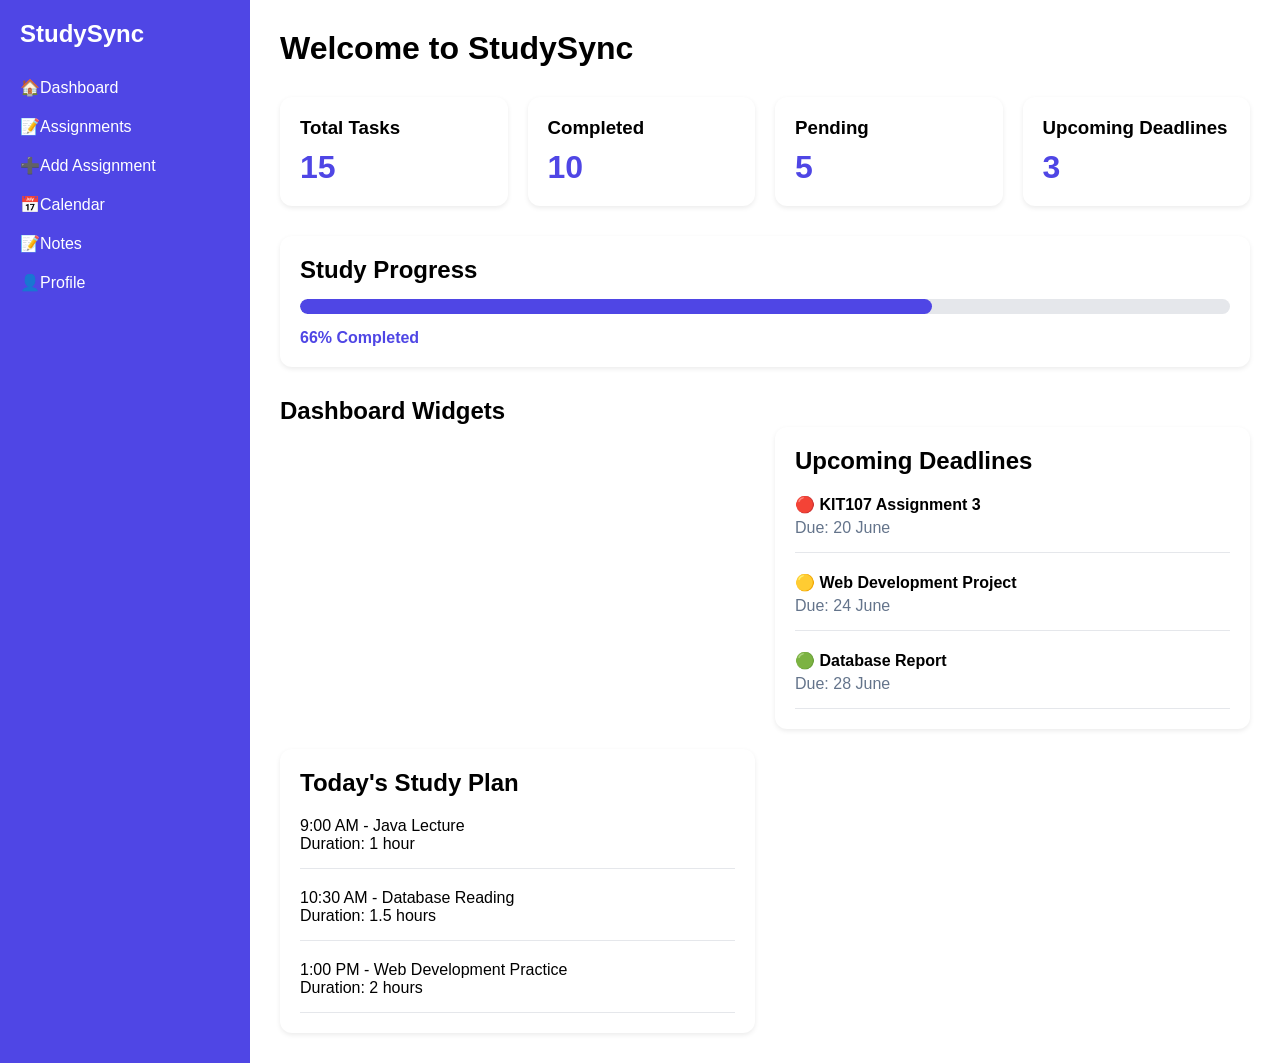
<file: index.html>
<!DOCTYPE html>
<html lang="en">
<head>
    <meta charset="UTF-8">
    <meta name="viewport" content="width=device-width, initial-scale=1.0">
    <title>StudySync</title>
    <link rel="stylesheet" href="style.css">
</head>
<body>
    <div class="container">
        <aside class ="sidebar">
            <h2>StudySync</h2>
            <nav>
                <ul>
                    <li><a href="index.html">🏠Dashboard</a></li>
                    <li><a href="assignments.html">📝Assignments</a></li>
                    <li><a href="add_assignment.html">➕Add Assignment</a></li>
                    <li><a href="calendar.html">📅Calendar</a></li>
                    <li><a href="notes.html">📝Notes</a></li>
                    <li><a href="profile.html">👤Profile</a></li>


                </ul>
            </nav>
        </aside>
        <main class="main-content">
            <h1>Welcome to StudySync</h1>
            <section class ="stats">
                <div class="card">
                    <h3>Total Tasks</h3>
                    <p>15</p>
                </div>
                <div class="card">
                    <h3>Completed</h3>
                    <p>10</p>
                </div>
                <div class="card">
                    <h3>Pending</h3>
                    <p>5</p>
                </div>
                <div class="card">
                    <h3>Upcoming Deadlines</h3>
                    <p>3</p>
                </div>
            </section>
            <section class ="progress-section">
                <h2>Study Progress</h2>
                <div class="progress-bar">
                    <div class="progress"></div>
                </div>
                <p>66% Completed</p>
            </section>
            <section class="dashboard-widgets">
                <h2>Dashboard Widgets</h2>
            
                <section class="deadline-card">

                    <h2>Upcoming Deadlines</h2>

                    <div class="deadline-item">
                        <h4>🔴 KIT107 Assignment 3</h4>
                        <p>Due: 20 June</p>
                    </div>

                    <div class="deadline-item">
                        <h4>🟡 Web Development Project</h4>
                        <p>Due: 24 June</p>
                    </div>

                    <div class="deadline-item">
                        <h4>🟢 Database Report</h4>
                        <p>Due: 28 June</p>
                    </div>

                </section>
                <section class="study-plan-card">
                    <h2>Today's Study Plan</h2>
                    <div class="study-item">
                        <p>9:00 AM - Java Lecture</p>
                        <p>Duration: 1 hour</p>
                    </div>
                    <div class="study-item">
                        <p>10:30 AM - Database Reading</p>
                        <p>Duration: 1.5 hours</p>
                    </div>
                    <div class="study-item">
                        <p>1:00 PM - Web Development Practice</p>
                        <p>Duration: 2 hours</p>
                    </div>
                </section>
            </section>
        </main>

    </div>
    
</body>
</html>
</file>
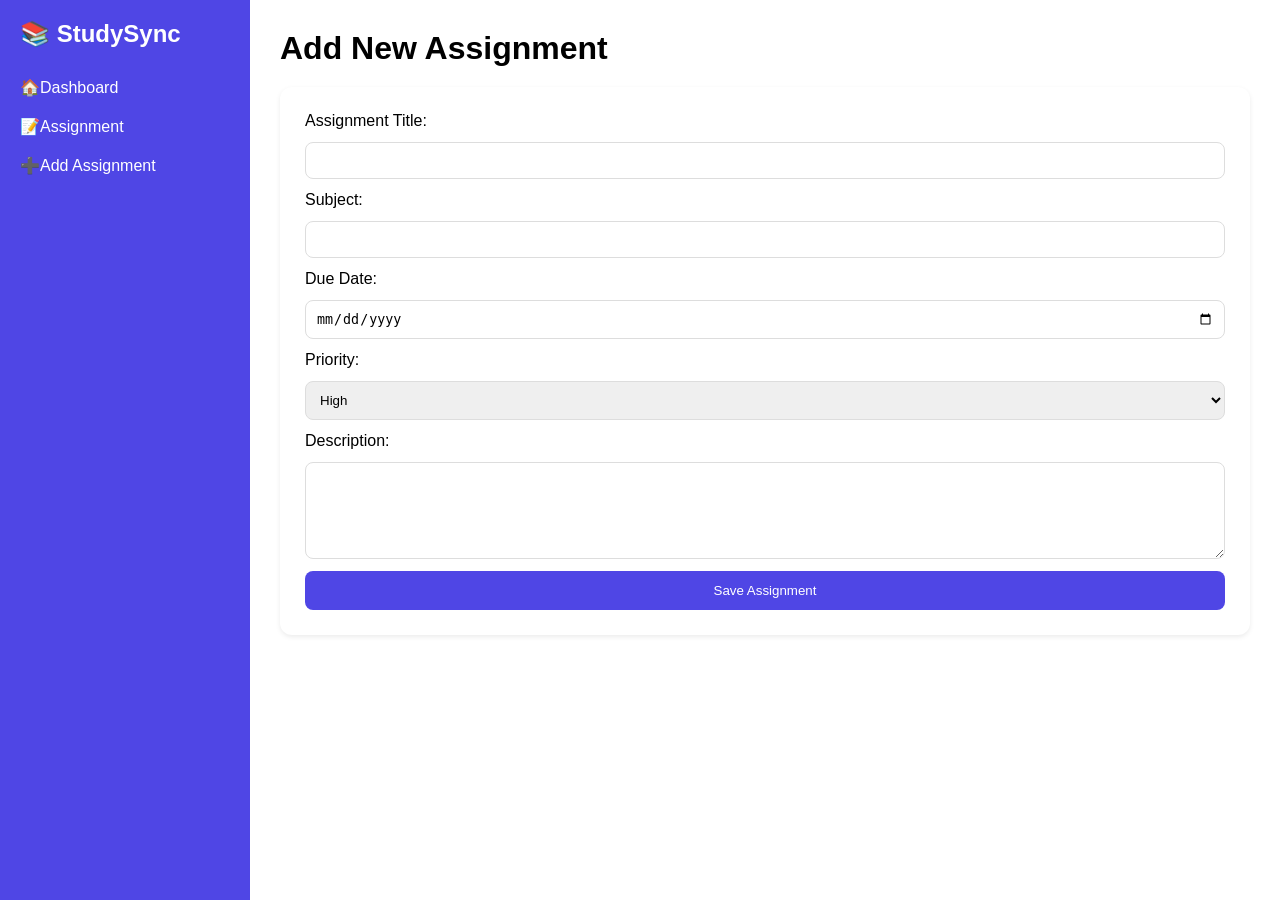
<file: add_assignment.html>
<!DOCTYPE html>
<html lang="en">
<head>
    <meta charset="UTF-8">
    <meta name="viewport" content="width=device-width, initial-scale=1.0">
    <title>Add Assignment - StudySync</title>
    <link rel="stylesheet" href="style.css">
</head>
<body>
    <div class="container">
        <aside class="sidebar">
    
            <h2>📚 StudySync</h2>
            <nav>
                <ul>
                    <li><a href="index.html">🏠Dashboard</a></li>
                    <li><a href="assignments.html">📝Assignment</a></li>
                    <li><a href="add_assignment.html">➕Add Assignment</a></li>
                </ul>
            </nav>
        </aside>
        <main class="main-content">
            <h1>Add New Assignment</h1>
            <form class="assignment-form" id="assignment-form">
                <label for ="title">Assignment Title:</label>
                <input type="text" id="title" required>

                <label for= "subject">Subject:</label>
                <input type="text" id="subject" required>

                <label for="due-date">Due Date:</label>
                <input type="date" id="due-date" required>

                <label for="priority">Priority:</label>
                <select id="priority" required>
                    <option value="high">High</option>
                    <option value="medium">Medium</option>
                    <option value="low">Low</option>
                </select>
                <label for="description">Description:</label>
                <textarea id="description"  rows="5" required></textarea>

                <button type="submit">Save Assignment</button>
            </form>
        </main>
    </div>
    <script src="script.js"></script>
</body>
</html>
</file>
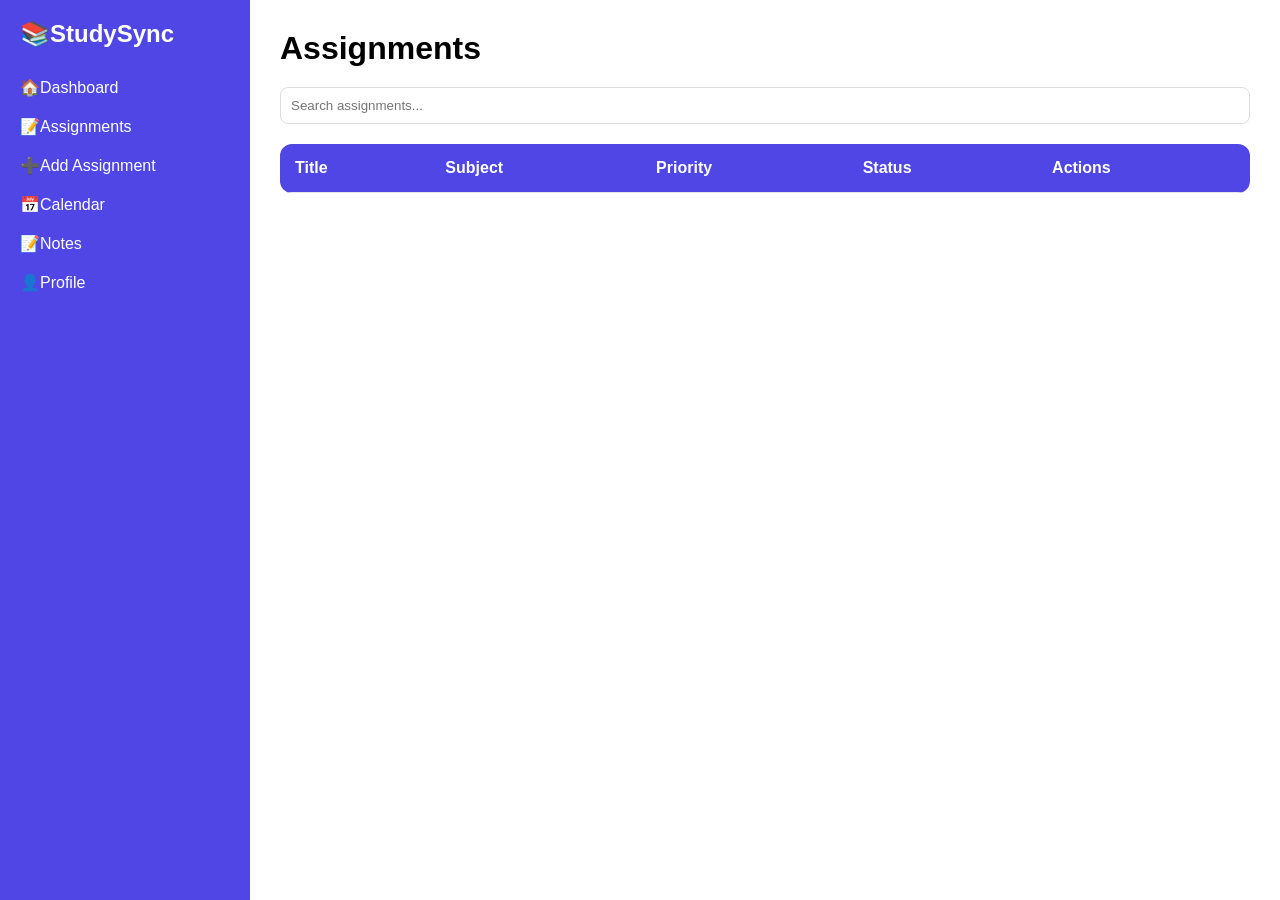
<file: assignments.html>
<!DOCTYPE html>
<html lang="en">
<head>
    <meta charset="UTF-8">
    <meta name="viewport" content="width=device-width, initial-scale=1.0">
    <title>Assignments - StudySync</title>
    <link rel="stylesheet" href="style.css">
</head>
<body>
    <div class="container">
        <aside class="sidebar">
            <h2>📚StudySync</h2>
            <nav>
                <ul>
                    <li><a href="index.html">🏠Dashboard</a></li>
                    <li><a href="assignments.html">📝Assignments</a></li>
                    <li><a href="add_assignment.html">➕Add Assignment</a></li>
                    <li><a href="calendar.html">📅Calendar</a></li>
                    <li><a href="notes.html">📝Notes</a></li>
                    <li><a href="profile.html">👤Profile</a></li>
                </ul>
            </nav>
        </aside>
        <main class="main-content">
            <h1>Assignments</h1>
            <div class="search-box">
                <input type="text" placeholder="Search assignments...">
            </div>
            <table>
                <thead>
                    <tr>
                        <th>Title</th>
                        <th>Subject</th>
                        <th>Priority</th>
                        <th>Status</th>
                        <th>Actions</th>
                    </tr>
                </thead>
                <tbody id="assignment-list">
                    
                </tbody>
            </table>
        </main>
    </div>
    <script src ="script.js"></script>
</body>
</html>
</file>
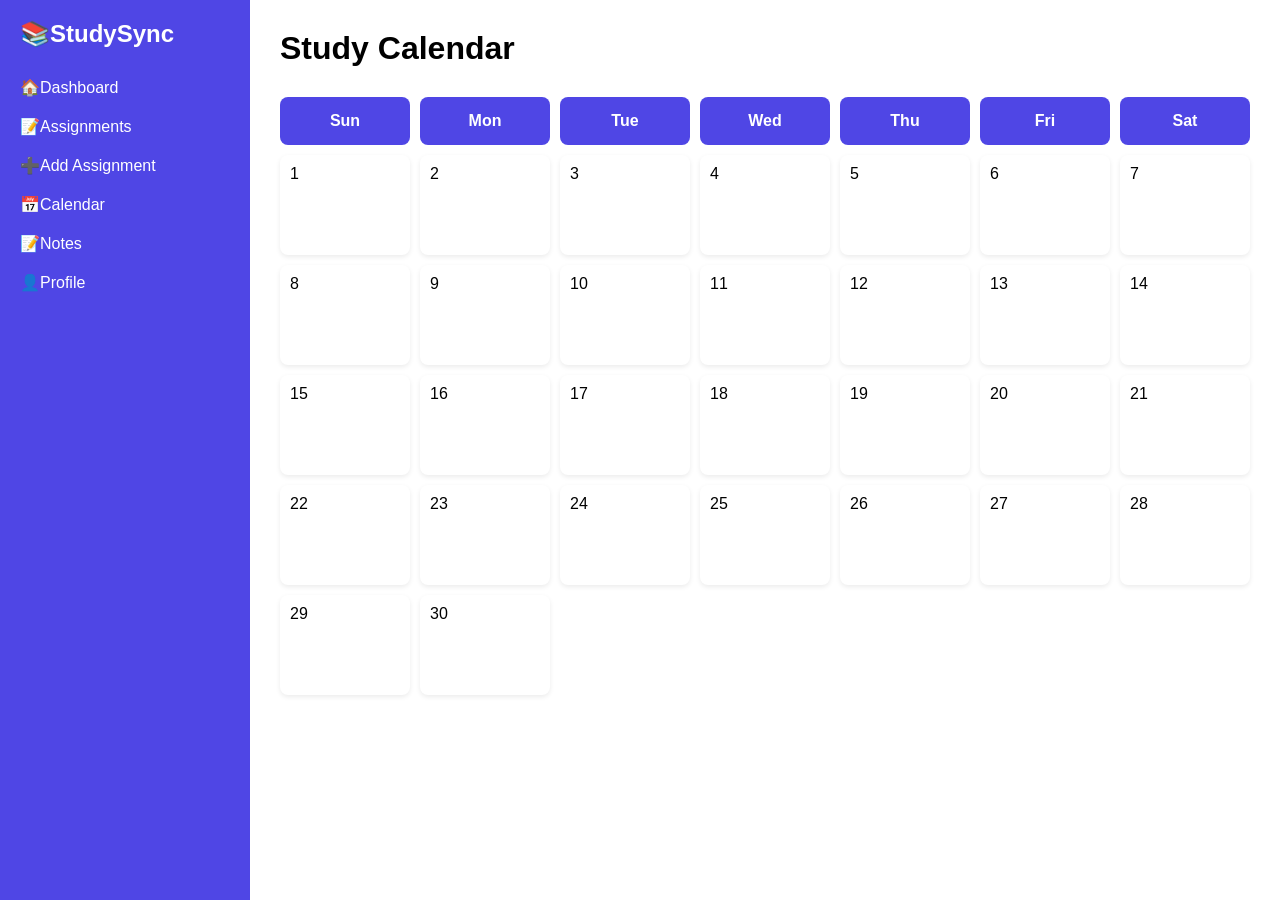
<file: calendar.html>
<!DOCTYPE html>
<html lang ="en">
    <head>
        <meta charset="UTF-8">
        <meta name="viewport" content="width=device-width, initial-scale=1.0">
        <title>Calendar - StudySync</title>
        <link rel="stylesheet" href="style.css">
    </head>
    <body>
        <div class="container">
            <aside class="sidebar">
                <h2>📚StudySync</h2>
                <nav>
                    <ul>
                        <li><a href="index.html">🏠Dashboard</a></li>
                        <li><a href="assignments.html">📝Assignments</a></li>
                        <li><a href="add_assignment.html">➕Add Assignment</a></li>
                        <li><a href="calendar.html">📅Calendar</a></li>
                        <li><a href="notes.html">📝Notes</a></li>
                        <li><a href="profile.html">👤Profile</a></li>
                    </ul>
                </nav>
            </aside>
            <main class="main-content">
                <h1>Study Calendar</h1>
                <section class="calendar">
                    <div class="calendar-grid">
                        <div class="day-name">Sun</div>
                        <div class="day-name">Mon</div>
                        <div class="day-name">Tue</div>
                        <div class="day-name">Wed</div>
                        <div class="day-name">Thu</div>
                        <div class="day-name">Fri</div>
                        <div class="day-name">Sat</div>
                    
                        <div class="day">1</div>
                        <div class="day">2</div>
                        <div class="day">3</div>
                        <div class="day">4</div>
                        <div class="day">5</div>
                        <div class="day">6</div>
                        <div class="day">7</div>
                        <div class="day">8</div>
                        <div class="day">9</div>
                        <div class="day">10</div>
                        <div class="day">11</div>
                        <div class="day">12</div>
                        <div class="day">13</div>
                        <div class="day">14</div>
                        <div class="day">15</div>
                        <div class="day">16</div>
                        <div class="day">17</div>
                        <div class="day">18</div>
                        <div class="day">19</div>
                        <div class="day">20</div>
                        <div class="day">21</div>
                        <div class="day">22</div>
                        <div class="day">23</div>
                        <div class="day">24</div>
                        <div class="day">25</div>
                        <div class="day">26</div>
                        <div class="day">27</div>
                        <div class="day">28</div>
                        <div class="day">29</div>
                        <div class="day">30</div>
                    </div>
                </section>
            </main>
        </div>
    </body>
</html>
</file>
<file: style.css>
body{
    background-color: white;
    font-family: Arial, sans-serif;
}

*{
    margin:0;
    padding:0;
    box-sizing:border-box;
}

.container{
    display:flex;
}

.sidebar{
    width:250px;
    min-height: 100vh;
    background-color: #4F46E5;
    color:white;
    padding:20px;
}

.sidebar a{
    color:white;
    text-decoration:none;
}

.sidebar a:hover{
    opacity: 0.8;
}

.sidebar h2{
    margin-bottom:30px;
}

.sidebar ul{
    list-style:none;
}

.sidebar li{
    margin-bottom:20px;
    cursor: pointer;
}

.main-content{
    flex:1;
    padding:30px;
}

.stats{
    display: grid;
    grid-template-columns: repeat(4, 1fr);
    gap:20px;
    margin-top:30px;
}

.card{
    background-color: white;
    padding:20px;
    border-radius:12px;
    box-shadow: 0 2px 5px rgba(0,0,0,0.08);
 
}

.card p{
    font-size:2rem;
    font-weight: bold;
    margin-top:10px;
    color: #4F46E5;
}

.progress-section{
    background:white;
    padding:20px;
    border-radius:12px;
    margin-top:30px;
    box-shadow: 0 2px 5px rgba(0,0,0,0.08);
}
.progress-bar{
    width:100%;
    height:15px;
    background-color:#E5E7EB;
    border-radius:10px;
    overflow:hidden;
    margin:15px 0;
}

.progress{
    width:68%;
    height:100%;
    background-color:#4F46E5;
    border-radius:10px;
}

.progress-section p{
    font-weight: bold;
    color: #4F46E5;
}

.deadline-card{
    background: white;
    padding: 20px;
    border-radius: 12px;
    margin-top: 30px;
    box-shadow: 0 2px 5px rgba(0,0,0,0.08);
}
.deadline-item{
    margin-top:20px;
    padding-bottom:15px;
    border-bottom:1px solid #E5E7EB;

}

.deadline-item p{
    color:#64748b;
    margin-top:5px;
}

.dashboard-widgets{
    display:grid;
    grid-template-columns: repeat(2, 1fr);
    gap:20px;
    margin-top:30px;
}

.study-plan-card{
    background:white;
    padding:20px;
    border-radius:12px;
    box-shadow: 0 2px 5px rgba(0,0,0,0.08);
}
.study-item{
    margin-top:20px;
    padding-bottom:15px;
    border-bottom:1px solid #E5E7EB;
}

.complete-btn, .delete-btn{
    padding:8px 12px;
    border:none;
    border-radius:6px;
    cursor:pointer;
    color:white;
    margin-right: 8px;
}
.complete-btn{
    background-color: #22C55E;
}
.delete-btn{
    background-color: #EF4444;
}
.complete-btn:hover, .delete-btn:hover{
    opacity: 0.9;
}
.completed.pending{
    display: inline-block;
    padding: 6px 12px;
    border-radius: 20px;
    color:white;
    font-weight:bold;
    font-size:0.9rem;
}
.completed{
    background-color: #22C55E;

}
.pending{
    background-color: #F59E0B;
}
.calendar{
    margin-top:30px;
}

.calendar-grid{
    display:grid;
    grid-template-columns: repeat(7, 1fr);
    gap:10px;
}

.day-name{
    background-color: #4F46E5;
    color:white;
    padding:15px;
    text-align:center;
    font-weight:bold;
    border-radius:8px;
}

.day{
    background: white;
    min-height: 100px;
    padding:10px;
    border-radius:8px;
    box-shadow: 0 2px 5px rgba(0,0,0,0.08);
    
}
.day:hover{
    background-color: #f8fafc;
    cursor:pointer;
}
@media (max-width: 768px) {
    .container{
        flex-direction: column;
    }
    .sidebar{
        width:100%;
        min-height:auto;
    }
    .stats{
        grid-template-columns: 1fr;

    }
    .dashboard-widgets{
        grid-template-columns: 1fr;
    }
}

.search-box{
    margin: 20px 0;

}

.search-box input{
    width:100%;
    padding:10px;
    border-radius:8px;
    border:1px solid #ddd;
}

table{
    width:100%;
    border-collapse: collapse;
    background: white;
    border-radius: 12px;
    overflow: hidden;
}

th, td{
    padding: 15px;
    text-align: left;
    border-bottom: 1px solid #E5E7EB;
}

th{
    background: #4F46E5;
    color: white;
    
}

.assignment-form{
    background: white;
    padding: 25px;
    border-radius: 12px;
    margin-top: 20px;
    box-shadow: 0 2px 5px rgba(0,0,0,0.08);
    display:flex;
    flex-direction: column;
    gap: 12px;
}

.assignment-form input, .assignment-form select, .assignment-form textarea{
    padding: 10px;
    border-radius: 8px;
    border: 1px solid #ddd;
}

.assignment-form button{
    padding: 12px;
    border-radius: 8px;
    border: none;
    background-color: #4F46E5;
    color: white;
    cursor: pointer;
}

.assignment-form button:hover{
    opacity: 0.9;
}
</file>
